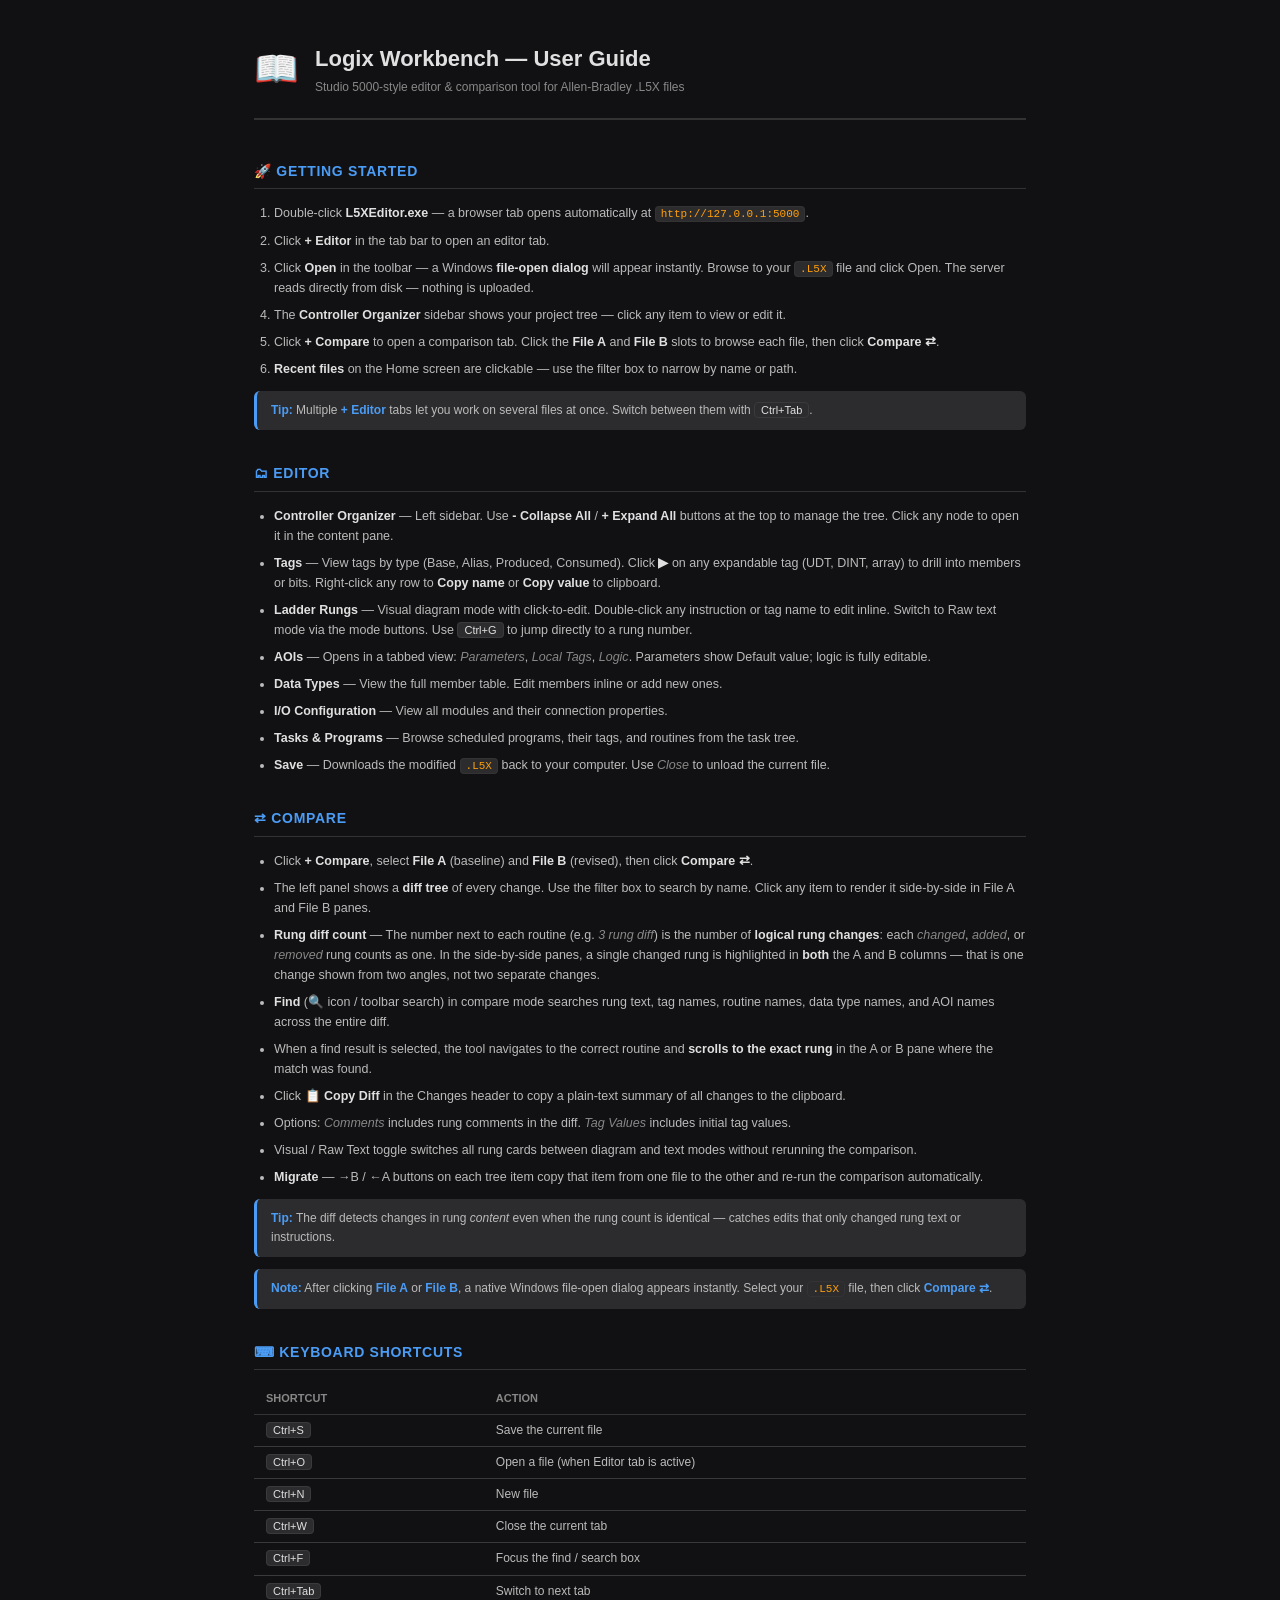
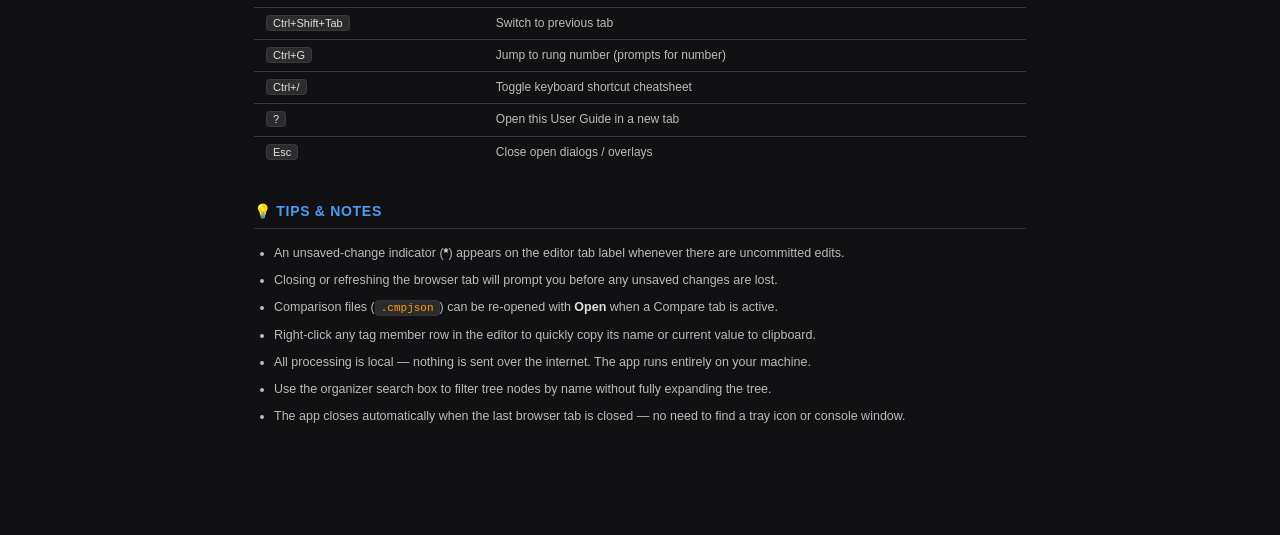
<file: frontend/guide.html>
<!DOCTYPE html>
<html lang="en">
<head>
<meta charset="UTF-8">
<meta name="viewport" content="width=device-width,initial-scale=1">
<title>Logix Workbench — User Guide</title>
<style>
  :root {
    --bg: #111113; --surface1: #1a1a1c; --surface2: #2c2c2e; --surface3: #3a3a3c;
    --border: #333; --text1: #e0e0e0; --text2: #bbb; --text3: #888;
    --accent: #4b9cf5; --green: #34c759; --red: #ff453a; --orange: #ff9f0a;
  }
  * { box-sizing: border-box; margin: 0; padding: 0; }
  body {
    background: var(--bg); color: var(--text1);
    font-family: -apple-system, BlinkMacSystemFont, "Segoe UI", sans-serif;
    font-size: 13px; line-height: 1.6;
  }
  .page { max-width: 820px; margin: 0 auto; padding: 40px 24px 80px; }
  .pageHeader {
    display: flex; align-items: center; gap: 16px; margin-bottom: 40px;
    padding-bottom: 20px; border-bottom: 2px solid var(--border);
  }
  .pageIcon { font-size: 36px; }
  .pageHeader h1 { font-size: 22px; font-weight: 700; }
  .pageHeader p { font-size: 12px; color: var(--text3); margin-top: 2px; }
  section { margin-bottom: 32px; }
  h2 {
    font-size: 14px; font-weight: 700; color: var(--accent);
    padding-bottom: 6px; border-bottom: 1px solid var(--border);
    margin-bottom: 14px; text-transform: uppercase; letter-spacing: .05em;
  }
  ol, ul { padding-left: 20px; }
  li { font-size: 12.5px; color: var(--text2); margin-bottom: 7px; }
  li strong { color: var(--text1); }
  li em { color: var(--text3); }
  table { border-collapse: collapse; width: 100%; font-size: 12px; }
  th { text-align: left; padding: 6px 12px; color: var(--text3); font-weight: 600;
       border-bottom: 1px solid var(--border); font-size: 11px; text-transform: uppercase; }
  td { padding: 6px 12px; color: var(--text2); border-bottom: 1px solid var(--surface3); }
  tr:last-child td { border-bottom: none; }
  kbd {
    background: var(--surface2); border: 1px solid var(--surface3);
    border-radius: 4px; padding: 1px 6px; font-size: 11px;
    font-family: inherit; white-space: nowrap; color: var(--text1);
  }
  .tip {
    background: var(--surface2); border-left: 3px solid var(--accent);
    border-radius: 6px; padding: 10px 14px; font-size: 12px;
    color: var(--text2); margin: 12px 0;
  }
  .tip strong { color: var(--accent); }
  code {
    font-family: "Cascadia Code", "Consolas", monospace; font-size: 11px;
    background: var(--surface2); border: 1px solid var(--border);
    border-radius: 4px; padding: 1px 5px; color: var(--orange);
  }
</style>
</head>
<body>
<div class="page">

  <div class="pageHeader">
    <div class="pageIcon">&#x1F4D6;</div>
    <div>
      <h1>Logix Workbench &mdash; User Guide</h1>
      <p>Studio 5000-style editor &amp; comparison tool for Allen-Bradley .L5X files</p>
    </div>
  </div>

  <!-- ── Getting Started ─────────────────────────────── -->
  <section>
    <h2>&#x1F680; Getting Started</h2>
    <ol>
      <li>Double-click <strong>L5XEditor.exe</strong> &mdash; a browser tab opens automatically at <code>http://127.0.0.1:5000</code>.</li>
      <li>Click <strong>+ Editor</strong> in the tab bar to open an editor tab.</li>
      <li>Click <strong>Open</strong> in the toolbar &mdash; a Windows <strong>file-open dialog</strong> will appear instantly. Browse to your <code>.L5X</code> file and click Open. The server reads directly from disk &mdash; nothing is uploaded.</li>
      <li>The <strong>Controller Organizer</strong> sidebar shows your project tree &mdash; click any item to view or edit it.</li>
      <li>Click <strong>+ Compare</strong> to open a comparison tab. Click the <strong>File A</strong> and <strong>File B</strong> slots to browse each file, then click <strong>Compare &#x21c4;</strong>.</li>
      <li><strong>Recent files</strong> on the Home screen are clickable &mdash; use the filter box to narrow by name or path.</li>
    </ol>
    <div class="tip"><strong>Tip:</strong> Multiple <strong>+ Editor</strong> tabs let you work on several files at once. Switch between them with <kbd>Ctrl+Tab</kbd>.</div>
  </section>

  <!-- ── Editor ──────────────────────────────────────── -->
  <section>
    <h2>&#x1F5C2; Editor</h2>
    <ul>
      <li><strong>Controller Organizer</strong> &mdash; Left sidebar. Use <strong>- Collapse All</strong> / <strong>+ Expand All</strong> buttons at the top to manage the tree. Click any node to open it in the content pane.</li>
      <li><strong>Tags</strong> &mdash; View tags by type (Base, Alias, Produced, Consumed). Click <strong>&#x25B6;</strong> on any expandable tag (UDT, DINT, array) to drill into members or bits. Right-click any row to <strong>Copy name</strong> or <strong>Copy value</strong> to clipboard.</li>
      <li><strong>Ladder Rungs</strong> &mdash; Visual diagram mode with click-to-edit. Double-click any instruction or tag name to edit inline. Switch to Raw text mode via the mode buttons. Use <kbd>Ctrl+G</kbd> to jump directly to a rung number.</li>
      <li><strong>AOIs</strong> &mdash; Opens in a tabbed view: <em>Parameters</em>, <em>Local Tags</em>, <em>Logic</em>. Parameters show Default value; logic is fully editable.</li>
      <li><strong>Data Types</strong> &mdash; View the full member table. Edit members inline or add new ones.</li>
      <li><strong>I/O Configuration</strong> &mdash; View all modules and their connection properties.</li>
      <li><strong>Tasks &amp; Programs</strong> &mdash; Browse scheduled programs, their tags, and routines from the task tree.</li>
      <li><strong>Save</strong> &mdash; Downloads the modified <code>.L5X</code> back to your computer. Use <em>Close</em> to unload the current file.</li>
    </ul>
  </section>

  <!-- ── Compare ─────────────────────────────────────── -->
  <section>
    <h2>&#x21c4; Compare</h2>
    <ul>
      <li>Click <strong>+ Compare</strong>, select <strong>File A</strong> (baseline) and <strong>File B</strong> (revised), then click <strong>Compare &#x21c4;</strong>.</li>
      <li>The left panel shows a <strong>diff tree</strong> of every change. Use the filter box to search by name. Click any item to render it side-by-side in File A and File B panes.</li>
      <li><strong>Rung diff count</strong> &mdash; The number next to each routine (e.g. <em>3 rung diff</em>) is the number of <strong>logical rung changes</strong>: each <em>changed</em>, <em>added</em>, or <em>removed</em> rung counts as one. In the side-by-side panes, a single changed rung is highlighted in <strong>both</strong> the A and B columns &mdash; that is one change shown from two angles, not two separate changes.</li>
      <li><strong>Find</strong> (&#x1F50D; icon / toolbar search) in compare mode searches rung text, tag names, routine names, data type names, and AOI names across the entire diff.</li>
      <li>When a find result is selected, the tool navigates to the correct routine and <strong>scrolls to the exact rung</strong> in the A or B pane where the match was found.</li>
      <li>Click <strong>&#x1F4CB; Copy Diff</strong> in the Changes header to copy a plain-text summary of all changes to the clipboard.</li>
      <li>Options: <em>Comments</em> includes rung comments in the diff. <em>Tag Values</em> includes initial tag values.</li>
      <li>Visual / Raw Text toggle switches all rung cards between diagram and text modes without rerunning the comparison.</li>
      <li><strong>Migrate</strong> &mdash; &#x2192;B / &#x2190;A buttons on each tree item copy that item from one file to the other and re-run the comparison automatically.</li>
    </ul>
    <div class="tip"><strong>Tip:</strong> The diff detects changes in rung <em>content</em> even when the rung count is identical &mdash; catches edits that only changed rung text or instructions.</div>
    <div class="tip"><strong>Note:</strong> After clicking <strong>File A</strong> or <strong>File B</strong>, a native Windows file-open dialog appears instantly. Select your <code>.L5X</code> file, then click <strong>Compare &#x21c4;</strong>.</div>
  </section>

  <!-- ── Keyboard Shortcuts ──────────────────────────── -->
  <section>
    <h2>&#x2328; Keyboard Shortcuts</h2>
    <table>
      <thead><tr><th>Shortcut</th><th>Action</th></tr></thead>
      <tbody>
        <tr><td><kbd>Ctrl+S</kbd></td><td>Save the current file</td></tr>
        <tr><td><kbd>Ctrl+O</kbd></td><td>Open a file (when Editor tab is active)</td></tr>
        <tr><td><kbd>Ctrl+N</kbd></td><td>New file</td></tr>
        <tr><td><kbd>Ctrl+W</kbd></td><td>Close the current tab</td></tr>
        <tr><td><kbd>Ctrl+F</kbd></td><td>Focus the find / search box</td></tr>
        <tr><td><kbd>Ctrl+Tab</kbd></td><td>Switch to next tab</td></tr>
        <tr><td><kbd>Ctrl+Shift+Tab</kbd></td><td>Switch to previous tab</td></tr>
        <tr><td><kbd>Ctrl+G</kbd></td><td>Jump to rung number (prompts for number)</td></tr>
        <tr><td><kbd>Ctrl+/</kbd></td><td>Toggle keyboard shortcut cheatsheet</td></tr>
        <tr><td><kbd>?</kbd></td><td>Open this User Guide in a new tab</td></tr>
        <tr><td><kbd>Esc</kbd></td><td>Close open dialogs / overlays</td></tr>
      </tbody>
    </table>
  </section>

  <!-- ── Tips ────────────────────────────────────────── -->
  <section>
    <h2>&#x1F4A1; Tips &amp; Notes</h2>
    <ul>
      <li>An unsaved-change indicator (<strong>*</strong>) appears on the editor tab label whenever there are uncommitted edits.</li>
      <li>Closing or refreshing the browser tab will prompt you before any unsaved changes are lost.</li>
      <li>Comparison files (<code>.cmpjson</code>) can be re-opened with <strong>Open</strong> when a Compare tab is active.</li>
      <li>Right-click any tag member row in the editor to quickly copy its name or current value to clipboard.</li>
      <li>All processing is local &mdash; nothing is sent over the internet. The app runs entirely on your machine.</li>
      <li>Use the organizer search box to filter tree nodes by name without fully expanding the tree.</li>
      <li>The app closes automatically when the last browser tab is closed &mdash; no need to find a tray icon or console window.</li>
    </ul>
  </section>

</div>
</body>
</html>
</file>
